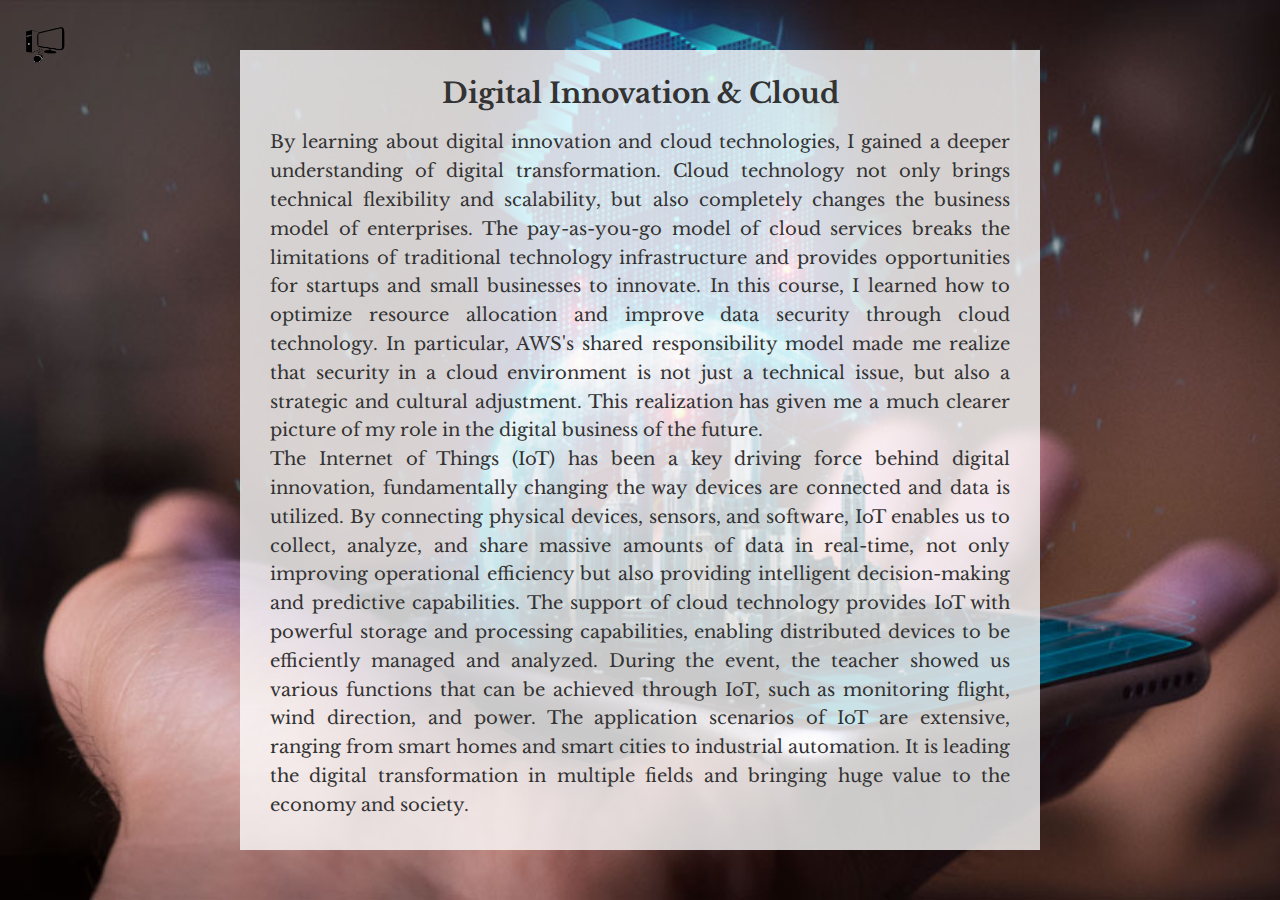
<file: ad.html>
<!doctype html>
<html lang="zh">
<head>
    <meta charset="UTF-8">
    <meta name="viewport" content="width=device-width, initial-scale=1.0">
    <title>Digital Innovation</title>
    <link rel="stylesheet" href="css/reset.css">
    <link rel="stylesheet" href="css/ad.css">
    <link rel="stylesheet" href="css/menu.css">
    <link rel="stylesheet" href="https://use.fontawesome.com/releases/v5.8.2/css/all.css" integrity="sha384-oS3vJWv+0UjzBfQzYUhtDYW+Pj2yciDJxpsK1OYPAYjqT085Qq/1cq5FLXAZQ7Ay" crossorigin="anonymous">
    <link href="https://fonts.googleapis.com/css?family=Libre+Baskerville:400,700&display=swap" rel="stylesheet">
</head>

<body>
    <div class="logo"><a href="index.html"><img src="images/logo.png" alt=""></a></div>
    <div class="menubtn"></div>
    <div class="menu">
		<div class="menuleft">
			<li class="profile">group and personal</li>
			<br><br><br><br>
			<li><a href="web.html">Group Project</a></li>
			<br><br><br><br>
			<li><a href="personal.html">Personal Insights and Reflections</a></li>
			<br><br><br><br>
		</div><!--left-->
		<div class="menuright">
			<li class="works">Lessons and Lectures</li>
			<br><br><br><br>
			<li><a href="ai.html">AI & Emerging Tech</a></li>
			<br><br><br><br>
			<li><a href="ad.html">Digital Innovation & Cloud</a></li>
			<br><br><br><br>
			<li><a href="pre.html">Peer Presentations</a></li>
			<br><br><br><br>
		</div><!--right-->
	</div><!--menu-->
    <main>
        <div class="concept">
            <div class="overlay"></div>
            <h2>Digital Innovation & Cloud</h2>
            <p>By learning about digital innovation and cloud technologies, I gained a deeper understanding of digital transformation. Cloud technology not only brings technical flexibility and scalability, but also completely changes the business model of enterprises. The pay-as-you-go model of cloud services breaks the limitations of traditional technology infrastructure and provides opportunities for startups and small businesses to innovate. In this course, I learned how to optimize resource allocation and improve data security through cloud technology. In particular, AWS's shared responsibility model made me realize that security in a cloud environment is not just a technical issue, but also a strategic and cultural adjustment. This realization has given me a much clearer picture of my role in the digital business of the future.</p>
            <p>The Internet of Things (IoT) has been a key driving force behind digital innovation, fundamentally changing the way devices are connected and data is utilized. By connecting physical devices, sensors, and software, IoT enables us to collect, analyze, and share massive amounts of data in real-time, not only improving operational efficiency but also providing intelligent decision-making and predictive capabilities. The support of cloud technology provides IoT with powerful storage and processing capabilities, enabling distributed devices to be efficiently managed and analyzed. During the event, the teacher showed us various functions that can be achieved through IoT, such as monitoring flight, wind direction, and power. The application scenarios of IoT are extensive, ranging from smart homes and smart cities to industrial automation. It is leading the digital transformation in multiple fields and bringing huge value to the economy and society.</p>
        </div>
    </main>
    
    <script src="https://ajax.googleapis.com/ajax/libs/jquery/3.4.1/jquery.min.js"></script>
    <script>
        $(document).ready(function() {
            $('.menubtn').on('click', function() {
                $(this).toggleClass('menubtnc');
                $('.menu').toggleClass('menuafter');    
            });
        });
    </script>
</body>
</html>
</file>
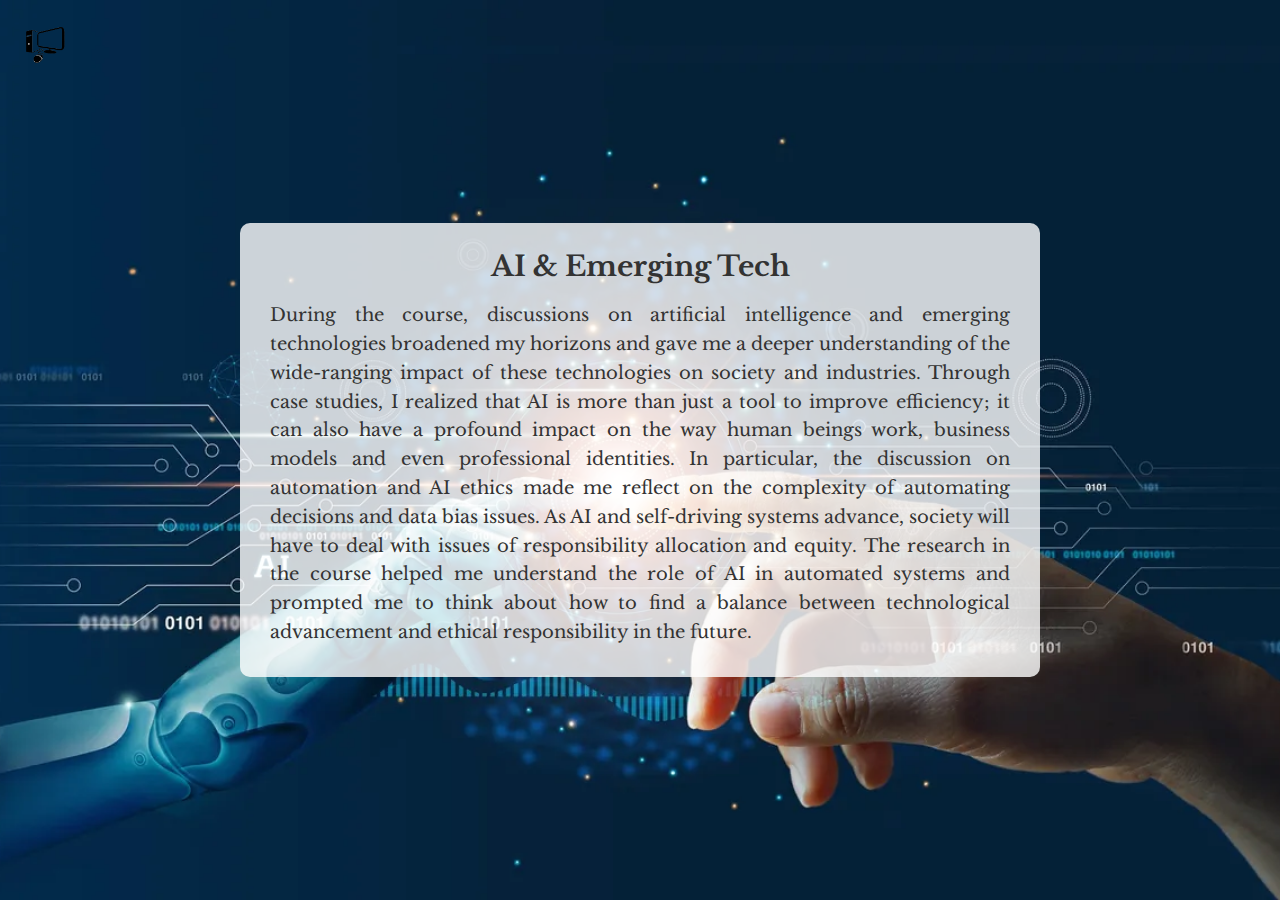
<file: ai.html>
<!doctype html>
<html lang="zh">
<head>
    <meta charset="UTF-8">
    <meta name="viewport" content="width=device-width, initial-scale=1.0">
    <title>AI</title>
    <link rel="stylesheet" href="css/reset.css">
    <link rel="stylesheet" href="css/ai.css">
    <link rel="stylesheet" href="css/menu.css">
    <link rel="stylesheet" href="https://use.fontawesome.com/releases/v5.8.2/css/all.css" integrity="sha384-oS3vJWv+0UjzBfQzYUhtDYW+Pj2yciDJxpsK1OYPAYjqT085Qq/1cq5FLXAZQ7Ay" crossorigin="anonymous">
    <link href="https://fonts.googleapis.com/css?family=Libre+Baskerville:400,700&display=swap" rel="stylesheet">
</head>

<body>
    <div class="logo"><a href="index.html"><img src="images/logo.png" alt=""></a></div>
    <div class="menubtn"></div>
    <div class="menu">
		<div class="menuleft">
			<li class="profile">group and personal</li>
			<br><br><br><br>
			<li><a href="web.html">Group Project</a></li>
			<br><br><br><br>
			<li><a href="personal.html">Personal Insights and Reflections</a></li>
			<br><br><br><br>
		</div><!--left-->
		<div class="menuright">
			<li class="works">Lessons and Lectures</li>
			<br><br><br><br>
			<li><a href="ai.html">AI & Emerging Tech</a></li>
			<br><br><br><br>
			<li><a href="ad.html">Digital Innovation & Cloud</a></li>
			<br><br><br><br>
			<li><a href="pre.html">Peer Presentations</a></li>
			<br><br><br><br>
		</div><!--right-->
	</div><!--menu-->
    <main>
        <div class="concept">
            <h2>AI & Emerging Tech</h2>
            <p>During the course, discussions on artificial intelligence and emerging technologies broadened my horizons and gave me a deeper understanding of the wide-ranging impact of these technologies on society and industries. Through case studies, I realized that AI is more than just a tool to improve efficiency; it can also have a profound impact on the way human beings work, business models and even professional identities. In particular, the discussion on automation and AI ethics made me reflect on the complexity of automating decisions and data bias issues. As AI and self-driving systems advance, society will have to deal with issues of responsibility allocation and equity. The research in the course helped me understand the role of AI in automated systems and prompted me to think about how to find a balance between technological advancement and ethical responsibility in the future.</p>
        </div>
    </main>
    <script src="https://ajax.googleapis.com/ajax/libs/jquery/3.4.1/jquery.min.js"></script>
    <script>
        $(document).ready(function() {
            $('.menubtn').on('click', function() {
                $(this).toggleClass('menubtnc');
                $('.menu').toggleClass('menuafter');    
            });
        });
    </script>
</body>
</html>
</file>
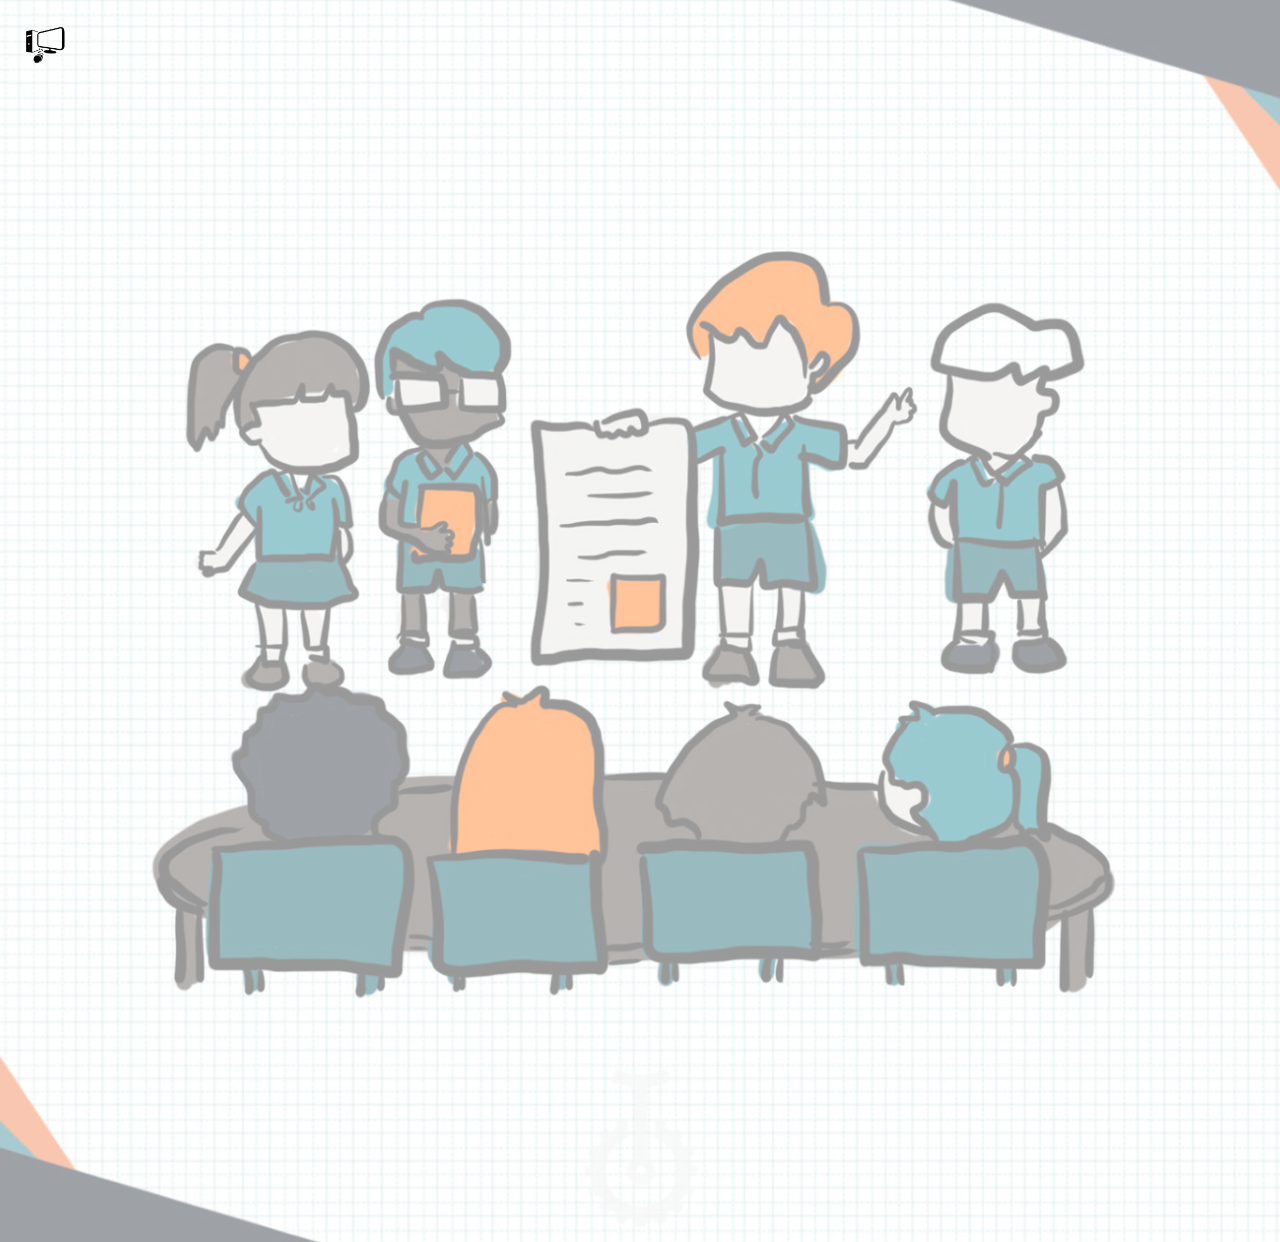
<file: pre.html>
<!doctype html>
<html>
<head>
  <meta charset="UTF-8">
  <title>Package</title>
  <link rel="stylesheet" href="css/reset.css">
	<link rel="stylesheet" href="css/pre.css">
	<link rel="stylesheet" href="css/menu.css">
	<link rel="stylesheet" href="https://use.fontawesome.com/releases/v5.8.2/css/all.css" integrity="sha384-oS3vJWv+0UjzBfQzYUhtDYW+Pj2yciDJxpsK1OYPAYjqT085Qq/1cq5FLXAZQ7Ay" crossorigin="anonymous">
	<link href="https://fonts.googleapis.com/css?family=Libre+Baskerville:400,700&display=swap" rel="stylesheet">
</head>
<body>
  <div class="logo"><a href="index.html"><img src="images/logo.png" alt="Logo"></a></div>
  <div class="menubtn"></div>
  <div class="menuafter"></div>
  <div class="menu">
    <div class="menuleft">
        <li class="profile">group and personal</li>
        <br><br><br><br>
        <li><a href="web.html">group project</a></li>
        <br><br><br><br>
        <li><a href="personal.html">Personal Insights and Reflections</a></li>
        <br><br><br><br>
    </div><!--left-->
    <div class="menuright">
        <li class="works">Lessons and Lectures</li>
        <br><br><br><br>
        <li><a href="ai.html">AI & Emerging Tech</a></li>
        <br><br><br><br>
        <li><a href="ad.html">Digital Innovation & Cloud</a></li>
        <br><br><br><br>
        <li><a href="pre.html">peer presentations</a></li>
        <br><br><br><br>
    </div><!--right-->
</div><!--menu-->

  <div class="shell">
    <section class="presentation">
      <img src="./images/pre1.png" alt="Presentation Image 1" class="presentation-image">
      <div class="text">
        <h2>Peer Presentations</h2>
        <p>During my classmate's demonstration, I was impressed by the application of Augmented Reality (AR) and Virtual Reality (VR) in retail and marketing. These technologies increase customer engagement and brand loyalty by creating an immersive user experience that allows consumers to try out products in a virtual environment. AR and VR are revolutionizing the way retail is marketed, enabling consumers to experience online shopping that is similar to the joy of physical stores.</p>
      </div>
    </section>

    <section class="presentation">
      <img src="./images/pre2.png" alt="Presentation Image 2" class="presentation-image">
      <div class="text">
        <h2>Activities and Games in Presentations</h2>
        <p>After the presentations, there is usually a small game to encourage the winners with snacks and candy. This inspired me to consider using activities and games to enliven the atmosphere and engage the audience during presentations.</p>
      </div>
    </section>
  </div>
  <script src="https://ajax.googleapis.com/ajax/libs/jquery/3.4.1/jquery.min.js"></script>
	<script>
		$('.menubtn').on({
			'click':function(){
				$('.menubtn').toggleClass('menubtnc');
				$('.menu').toggleClass('menuafter');	
			}
		});

		const wh = window.innerHeight;
		const sectionBlock = Array.from(document.querySelectorAll('.box-block'));
		window.addEventListener('scroll', () => {
			sectionBlock.forEach(el => {
				const{bottom, top, height } = el.getBoundingClientRect();
				if(bottom <= 0 || top >= wh) return;
				const y = document.documentElement.scrollTop * 0.5;
				el.style.backgroundPosition = `center - ${y}px`;
			});
		});
	</script>
</body>
</html>
</file>
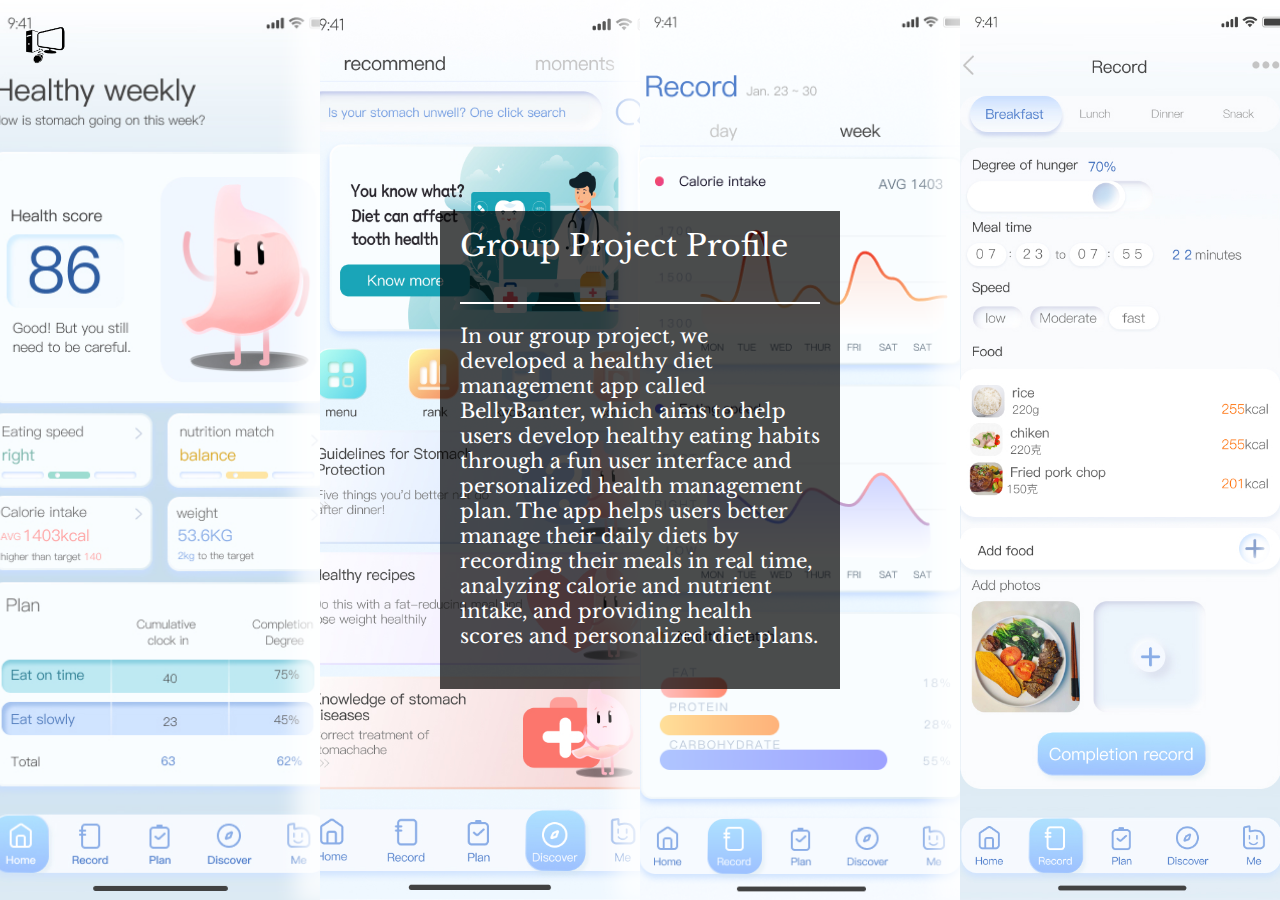
<file: web.html>
<!doctype html>
<html>
<head>
<meta charset="UTF-8">
<title>group project</title>
	<link rel="stylesheet" href="css/reset.css">
	<link rel="stylesheet" href="css/web.css">
	<link rel="stylesheet" href="css/menu.css">
	<link rel="stylesheet" href="https://use.fontawesome.com/releases/v5.8.2/css/all.css" integrity="sha384-oS3vJWv+0UjzBfQzYUhtDYW+Pj2yciDJxpsK1OYPAYjqT085Qq/1cq5FLXAZQ7Ay" crossorigin="anonymous">
	<link href="https://fonts.googleapis.com/css?family=Libre+Baskerville:400,700&display=swap" rel="stylesheet">
</head>

<body>
	<div class="logo"><a href="index.html"><img src="images/logo.png" alt=""></a></div>
	<div class="menubtn"></div>
	<div class="menuafter"></div>
	<div class="menu">
		<div class="menuleft">
			<li class="profile">group and personal</li>
			<br><br><br><br>
			<li><a href="web.html">Group Project</a></li>
			<br><br><br><br>
			<li><a href="personal.html">Personal Insights and Reflections</a></li>
			<br><br><br><br>
		</div><!--left-->
		<div class="menuright">
			<li class="works">Lessons and Lectures</li>
			<br><br><br><br>
			<li><a href="ai.html">AI & Emerging Tech</a></li>
			<br><br><br><br>
			<li><a href="ad.html">Digital Innovation & Cloud</a></li>
			<br><br><br><br>
			<li><a href="pre.html">Peer Presentations</a></li>
			<br><br><br><br>
		</div><!--right-->
	</div><!--menu-->
	<main>
		<div class="container">
			<div class="text">
				<div class="header">Group Project Profile</div>
				<p>In our group project, we developed a healthy diet management app called BellyBanter, which aims to help users develop healthy eating habits through a fun user interface and personalized health management plan. The app helps users better manage their daily diets by recording their meals in real time, analyzing calorie and nutrient intake, and providing health scores and personalized diet plans.</p>
			</div>
			<div class="shell">
				<div class="box img1"></div>
				<div class="box img2"></div>
				<div class="box img3"></div>
				<div class="box img4"></div>
			</div>
		</div>
	</main>
		<div class="return"><i class="fas fa-caret-up"></i></div>
	<script src="https://ajax.googleapis.com/ajax/libs/jquery/3.4.1/jquery.min.js"></script>
	<script>
		$('.menubtn').on({
			'click':function(){
				$('.menubtn').toggleClass('menubtnc');
				$('.menu').toggleClass('menuafter');	
			}
	});
		$('.return').on({
    			'click':function(){
        $('html,body').animate({scrollTop:0},700);
    	}
	});
		$(window).scroll(function(){
    	if($(this).scrollTop()>1){
        $('.menu').fadeOut(700);
		}else{
			$('.menu').fadeIn(1);
		}
	});
		$(window).scroll(function(){
    	if($(this).scrollTop()>100){
        $('.return').fadeIn(400);
    	}else{
        $('.return').fadeOut(400);
    	}
	});
	</script>
</body>
</html>
</file>
<file: css/ad.css>
@charset "UTF-8";
/* CSS Document */

.logo {
    position: absolute;
    top: 20px;
    left: 20px;
    z-index: 5;
}


.logo img {
    width: 50px; /* 调整为适当的宽度 */
    height: auto; /* 保持纵横比 */
}
body {
    margin: 0;
    font-family: 'Libre Baskerville', serif;
    overflow-x: hidden;
    height: 100vh;
}

main {
    position: relative;
    width: 100%;
    height: 100vh; 
    background: url('../images/digital.png') no-repeat center center fixed;
    background-size: cover;
    display: flex;
    align-items: center; /* 垂直居中对齐 */
    justify-content: center; /* 水平居中对齐 */
    color: white;
    text-align: center;
}

/* 增加蒙版效果 */
.concept {
    position: relative; /* 设置相对定位以便于绝对定位子元素 */
    padding: 30px;
    border-radius: 10px;
    max-width: 800px;
    animation: fadeIn 1s ease-in-out; /* 应用淡入动画 */
    z-index: 1; /* 确保在其他元素之上 */
}

/* 蒙版样式 */
.overlay {
    position: absolute; /* 绝对定位 */
    top: 0;
    left: 0;
    width: 100%;
    height: 100%;
    background-color: rgba(251, 251, 251, 0.8); /* 半透明黑色蒙版，0.5表示50%透明度 */
    z-index: -1; /* 在内容下方 */
}

/* 淡入动画 */
@keyframes fadeIn {
    from {
        opacity: 0;
        transform: translateY(20px);
    }
    to {
        opacity: 1;
        transform: translateY(0);
    }
}

h2 {
    font-size: 28px;
    color: #333; /* 修改标题颜色以提高可读性 */
    margin-bottom: 20px;
    text-align: center;
}

p {
    font-size: 18px;
    color: #333; /* 修改段落颜色以提高可读性 */
    line-height: 1.6;
    max-width: 800px;
    text-align: justify; /* 文字两端对齐 */
}
</file>
<file: css/menu.css>
@charset "UTF-8";
/* CSS Document */
html{
	font-size: 40%;
}
a{
	text-decoration: none;
}
.menubtn{
	color: #DA0003;
	position: absolute;
	z-index: 1;
	top: 50px;
	right: 50px;
	font-size: 4rem;
	font-family: "Font Awesome 5 Free";
  	content: '\f0c9';
	font-weight: 700;
}
.menubtnc{
	font-size: 3rem;
	z-index: 10;
}
.menubtn::before {
  font-family: "Font Awesome 5 Free";
  content: '\f0c9';
  font-weight: 700;
}
.menubtnc::before {
  font-family: "Font Awesome 5 Free";
  content: '\f00d';
  font-weight: 700;
}
.menu{
	height: 100%;
	width: 100%;
	position: absolute;
	background-color:  #b6bbbc;
	top: -200vh;
	transition: 1s all;
	z-index: 9;
	overflow: hidden;
}
.menu li{
	list-style: none;
}
.menu li:first-of-type{
	font-family: 'Libre Baskerville', serif;
	font-size: 6rem;
	font-weight: 700;
}
.menu li a{
	font-family: 'Libre Baskerville', serif;
	font-size: 4rem;
	font-weight: 700;
	color: #171717;
	display: inline-block;
    vertical-align: middle;
    position: relative;
}
.menu li a:hover{
	opacity : 0.5;
}
.menu li a:after{
    content: '';
    width: 0%;
    height: 1px;
    background-color: #000;
    position: absolute;
    bottom: 0;
    left: 0;
    transition: all .3s linear;
}
.menu li a:hover::after{
    width: 100%;
}
.menuleft{
	position: absolute;
	top: 25%;
	left: 15%;
	bottom: 15%
}
.menuright{
	position: absolute;
	top: 25%;
	right: 15%;
	bottom: 15%
}
.menuafter{
	top: 0px;
}
</file>
<file: css/ai.css>
@charset "UTF-8";
/* CSS Document */

.logo {
    position: absolute;
    top: 20px;
    left: 20px;
    z-index: 5;
}

.logo img {
    width: 50px; /* 调整为适当的宽度 */
    height: auto; /* 保持纵横比 */
}
body {
    margin: 0;
    font-family: 'Libre Baskerville', serif;
    overflow-x: hidden;
    height: 100vh;
}

main {
    position: relative;
    width: 100%;
    height: 100vh; 
    background: url('../images/ai.png') no-repeat center center fixed;
    background-size: cover;
    display: flex;
    flex-direction: column;
    align-items: center;
    justify-content: center;
    color: white;
    text-align: center;
}

.concept {
    background: rgba(255, 255, 255, 0.8); /* 半透明白色背景 */
    padding: 30px;
    border-radius: 10px;
    max-width: 800px;
    animation: fadeIn 1s ease-in-out; /* 应用淡入动画 */
}

/* 淡入动画 */
@keyframes fadeIn {
    from {
        opacity: 0;
        transform: translateY(20px);
    }
    to {
        opacity: 1;
        transform: translateY(0);
    }
}

h2 {
    font-size: 28px;
    color: #333; /* 修改标题颜色以提高可读性 */
    margin-bottom: 20px;
    text-align: center;
}

p {
    font-size: 18px;
    color: #333; /* 修改段落颜色以提高可读性 */
    line-height: 1.6;
    max-width: 800px;
    text-align: justify; /* 文字两端对齐 */
}
</file>
<file: css/pre.css>
/* pre.css 文件 */
.logo {
    position: absolute;
    top: 20px;
    left: 20px;
    z-index: 5;
}


.logo img {
    width: 50px; /* 调整为适当的宽度 */
    height: auto; /* 保持纵横比 */
}

body {
	font-family: 'Libre Baskerville', serif;
	color: #333;
	background: url('../images/pre3.png') center/cover no-repeat;
	position: relative;
	overflow-x: hidden; /* 防止页面溢出 */
  }
  
  /* 添加蒙版效果 */
  body::before {
	content: '';
	position: absolute;
	top: 0;
	left: 0;
	width: 100%;
	height: 100%;
	background-color: rgba(255, 255, 255, 0.6); /* 半透明白色蒙版 */
	z-index: -1;
  }
  
  .shell {
	padding: 20px;
	max-width: 900px;
	margin: 0 auto;
	position: relative; /* 保持内容层次在蒙版之上 */
  }
  
  .presentation {
	margin: 30px 0;
	opacity: 0;
	transform: translateY(20px);
	animation: fadeInUp 1s forwards ease-in-out;
  }
  
  .presentation-image {
	width: 80%;
	height: 400px;
	object-fit: cover;
	border-radius: 10px;
	display: block; /* 设置图片为块级元素 */
	margin: 0 auto; /* 居中对齐 */
  }
  
  .text {
	padding: 15px;
	background: #fff;
	border: 1px solid #ddd;
	border-radius: 5px;
	margin-top: 15px;
	text-align: justify; /* 保持两端对齐 */
	font-family: 'Georgia', serif; /* 更改字体 */
  }
  
  .text h2 {
	font-size: 22px;
	margin-bottom: 10px;
	color: #444;
	font-family: 'Libre Baskerville', serif; /* 更改标题字体 */
  }
  
  .text p {
	font-size: 16px;
	line-height: 1.6;
	color: #666;
	font-family: 'Georgia', serif; /* 更改段落字体 */
	text-align: justify; /* 两端对齐 */
  }
  
  
  .text p {
	font-size: 16px;
	line-height: 1.6;
	color: #666;
	text-align: justify;
  }
  
  /* 渐变淡入淡出动画 */
  @keyframes fadeInUp {
	to {
	  opacity: 1;
	  transform: translateY(0);
	}
  }
</file>
<file: css/web.css>
@charset "UTF-8";
/* CSS Document */
.logo {
    position: absolute;
    top: 20px;
    left: 20px;
}


.logo img {
    width: 50px; /* 调整为适当的宽度 */
    height: auto; /* 保持纵横比 */
}
body {
    overflow: hidden;
    margin: 0;
}
.shell {
    height: 100vh;
    display: flex;
}
.text {
    padding: 20px;
    color: rgb(255, 255, 255);
    background-color: rgba(0, 0, 0, 0.7);
    flex: 1;
    position: absolute; /* Make the text box absolute */
    top: 50%; /* Center vertically */
    left: 50%; /* Center horizontally */
    transform: translate(-50%, -50%); /* Adjust to truly center */
    z-index: 8; /* Ensure it is above other elements */
    max-width: 400px; /* Optional: Set a max width for the text box */
    animation: floatIn 0.5s ease-out; /* Add float animation */
}

@keyframes floatIn {
    0% {
        opacity: 0; /* Start invisible */
        transform: translate(-50%, -60%); /* Start slightly higher */
    }
    100% {
        opacity: 1; /* Fully visible */
        transform: translate(-50%, -50%); /* Center in final position */
    }
}

.box-container {
    display: flex;
    flex-direction: column;
    flex: 2;
    overflow-y: auto;
}
.box {
    flex: 1;
    box-shadow: -20px 0 20px 5px rgba(255, 255, 255, 0.77);
    background-size: cover;
    background-position: center;
    display: grid;
    place-items: center;
}
.img1 {
    background-image: url(../images/web1.jpg);
}
.img2 {
    background-image: url(../images/web2.jpg);
}
.img3 {
    background-image: url(../images/web5.png);
}
.img4 {
    background-image: url(../images/web6.jpg);
}
.header {
    height: 73px;
    font-size: 30px;
    font-family: 'Libre Baskerville', serif;
    line-height: 30px;
    border-bottom: 2px solid white;
}
.title {
    display: inline-block;
    height: 65px;
    text-decoration: underline;
    text-underline-offset: 10px;
    text-decoration-thickness: 4px;
}
.text p {
    font-family: 'Libre Baskerville', serif;
    margin: 20px 0;
    line-height: 25px;
    font-size: 20px;
   
}
</file>
